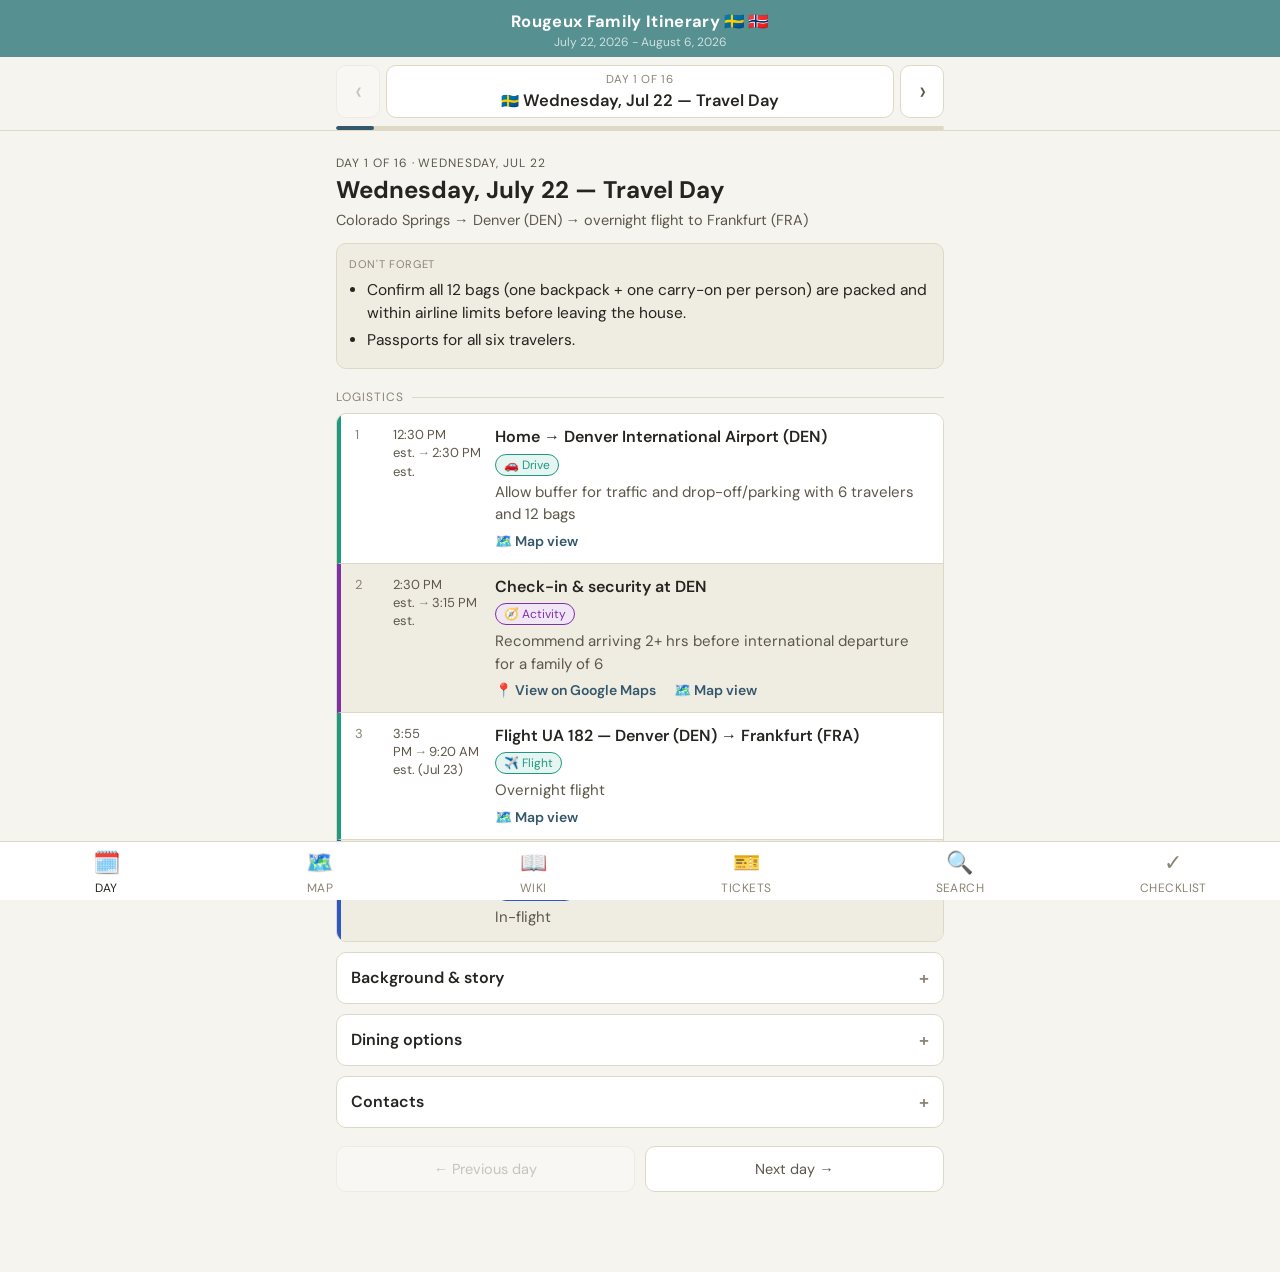
<file: index.html>
<!DOCTYPE html>
<html lang="en">
<head>
<meta charset="UTF-8" />
<meta name="viewport" content="width=device-width, initial-scale=1, viewport-fit=cover" />
<title>Rougeux Family — Sweden &amp; Norway 2026</title>
<meta name="theme-color" content="#569090" />
<link rel="manifest" href="manifest.json" />
<link rel="icon" href="favicon.ico" sizes="any" />
<link rel="icon" type="image/png" sizes="32x32" href="icons/favicon-32.png" />
<link rel="apple-touch-icon" href="icons/icon-192.png" />
<!-- Open Graph tags -- so a link to this app shared via iMessage/text
     shows the same split Sweden/Norway flag icon as the home-screen
     icon (icons/icon-192.png above), rather than some inconsistent
     fallback. og:image needs a full, absolute URL (relative paths
     aren't reliably resolved by every messaging app's link-preview
     crawler), so this is hardcoded to the deployed GitHub Pages URL --
     if this app is ever redeployed to a different domain, this needs
     updating to match. icons/icon-512.png (not icon-192.png) is used
     here since it's the same icon design at higher resolution, which
     preview crawlers generally prefer over a smaller source image. -->
<meta property="og:type" content="website" />
<meta property="og:url" content="https://jrougeux.github.io/rougeux-scandinavia-2026/" />
<meta property="og:title" content="Rougeux Family — Sweden &amp; Norway 2026" />
<meta property="og:description" content="Family trip itinerary and logistics, Jul 22 – Aug 6 2026" />
<meta property="og:image" content="https://jrougeux.github.io/rougeux-scandinavia-2026/icons/icon-512.png" />
<meta property="og:image:width" content="512" />
<meta property="og:image:height" content="512" />
<meta name="apple-mobile-web-app-capable" content="yes" />
<meta name="apple-mobile-web-app-status-bar-style" content="black-translucent" />
<meta name="apple-mobile-web-app-title" content="Sweden &amp; Norway" />
<link rel="stylesheet" href="assets/leaflet/leaflet.css" />
<link rel="stylesheet" href="styles.css" />
</head>
<body>
<div id="app"></div>
<script src="assets/leaflet/leaflet.js"></script>
<script src="assets/idb-keyval/idb-keyval.js"></script>
<script src="data.js"></script>
<script src="poi_data.js"></script>
<script src="app.js"></script>
</body>
</html>
</file>
<file: assets/leaflet/leaflet.css>
/* required styles */

.leaflet-pane,
.leaflet-tile,
.leaflet-marker-icon,
.leaflet-marker-shadow,
.leaflet-tile-container,
.leaflet-pane > svg,
.leaflet-pane > canvas,
.leaflet-zoom-box,
.leaflet-image-layer,
.leaflet-layer {
	position: absolute;
	left: 0;
	top: 0;
	}
.leaflet-container {
	overflow: hidden;
	}
.leaflet-tile,
.leaflet-marker-icon,
.leaflet-marker-shadow {
	-webkit-user-select: none;
	   -moz-user-select: none;
	        user-select: none;
	  -webkit-user-drag: none;
	}
/* Prevents IE11 from highlighting tiles in blue */
.leaflet-tile::selection {
	background: transparent;
}
/* Safari renders non-retina tile on retina better with this, but Chrome is worse */
.leaflet-safari .leaflet-tile {
	image-rendering: -webkit-optimize-contrast;
	}
/* hack that prevents hw layers "stretching" when loading new tiles */
.leaflet-safari .leaflet-tile-container {
	width: 1600px;
	height: 1600px;
	-webkit-transform-origin: 0 0;
	}
.leaflet-marker-icon,
.leaflet-marker-shadow {
	display: block;
	}
/* .leaflet-container svg: reset svg max-width decleration shipped in Joomla! (joomla.org) 3.x */
/* .leaflet-container img: map is broken in FF if you have max-width: 100% on tiles */
.leaflet-container .leaflet-overlay-pane svg {
	max-width: none !important;
	max-height: none !important;
	}
.leaflet-container .leaflet-marker-pane img,
.leaflet-container .leaflet-shadow-pane img,
.leaflet-container .leaflet-tile-pane img,
.leaflet-container img.leaflet-image-layer,
.leaflet-container .leaflet-tile {
	max-width: none !important;
	max-height: none !important;
	width: auto;
	padding: 0;
	}

.leaflet-container img.leaflet-tile {
	/* See: https://bugs.chromium.org/p/chromium/issues/detail?id=600120 */
	mix-blend-mode: plus-lighter;
}

.leaflet-container.leaflet-touch-zoom {
	-ms-touch-action: pan-x pan-y;
	touch-action: pan-x pan-y;
	}
.leaflet-container.leaflet-touch-drag {
	-ms-touch-action: pinch-zoom;
	/* Fallback for FF which doesn't support pinch-zoom */
	touch-action: none;
	touch-action: pinch-zoom;
}
.leaflet-container.leaflet-touch-drag.leaflet-touch-zoom {
	-ms-touch-action: none;
	touch-action: none;
}
.leaflet-container {
	-webkit-tap-highlight-color: transparent;
}
.leaflet-container a {
	-webkit-tap-highlight-color: rgba(51, 181, 229, 0.4);
}
.leaflet-tile {
	filter: inherit;
	visibility: hidden;
	}
.leaflet-tile-loaded {
	visibility: inherit;
	}
.leaflet-zoom-box {
	width: 0;
	height: 0;
	-moz-box-sizing: border-box;
	     box-sizing: border-box;
	z-index: 800;
	}
/* workaround for https://bugzilla.mozilla.org/show_bug.cgi?id=888319 */
.leaflet-overlay-pane svg {
	-moz-user-select: none;
	}

.leaflet-pane         { z-index: 400; }

.leaflet-tile-pane    { z-index: 200; }
.leaflet-overlay-pane { z-index: 400; }
.leaflet-shadow-pane  { z-index: 500; }
.leaflet-marker-pane  { z-index: 600; }
.leaflet-tooltip-pane   { z-index: 650; }
.leaflet-popup-pane   { z-index: 700; }

.leaflet-map-pane canvas { z-index: 100; }
.leaflet-map-pane svg    { z-index: 200; }

.leaflet-vml-shape {
	width: 1px;
	height: 1px;
	}
.lvml {
	behavior: url(#default#VML);
	display: inline-block;
	position: absolute;
	}


/* control positioning */

.leaflet-control {
	position: relative;
	z-index: 800;
	pointer-events: visiblePainted; /* IE 9-10 doesn't have auto */
	pointer-events: auto;
	}
.leaflet-top,
.leaflet-bottom {
	position: absolute;
	z-index: 1000;
	pointer-events: none;
	}
.leaflet-top {
	top: 0;
	}
.leaflet-right {
	right: 0;
	}
.leaflet-bottom {
	bottom: 0;
	}
.leaflet-left {
	left: 0;
	}
.leaflet-control {
	float: left;
	clear: both;
	}
.leaflet-right .leaflet-control {
	float: right;
	}
.leaflet-top .leaflet-control {
	margin-top: 10px;
	}
.leaflet-bottom .leaflet-control {
	margin-bottom: 10px;
	}
.leaflet-left .leaflet-control {
	margin-left: 10px;
	}
.leaflet-right .leaflet-control {
	margin-right: 10px;
	}


/* zoom and fade animations */

.leaflet-fade-anim .leaflet-popup {
	opacity: 0;
	-webkit-transition: opacity 0.2s linear;
	   -moz-transition: opacity 0.2s linear;
	        transition: opacity 0.2s linear;
	}
.leaflet-fade-anim .leaflet-map-pane .leaflet-popup {
	opacity: 1;
	}
.leaflet-zoom-animated {
	-webkit-transform-origin: 0 0;
	    -ms-transform-origin: 0 0;
	        transform-origin: 0 0;
	}
svg.leaflet-zoom-animated {
	will-change: transform;
}

.leaflet-zoom-anim .leaflet-zoom-animated {
	-webkit-transition: -webkit-transform 0.25s cubic-bezier(0,0,0.25,1);
	   -moz-transition:    -moz-transform 0.25s cubic-bezier(0,0,0.25,1);
	        transition:         transform 0.25s cubic-bezier(0,0,0.25,1);
	}
.leaflet-zoom-anim .leaflet-tile,
.leaflet-pan-anim .leaflet-tile {
	-webkit-transition: none;
	   -moz-transition: none;
	        transition: none;
	}

.leaflet-zoom-anim .leaflet-zoom-hide {
	visibility: hidden;
	}


/* cursors */

.leaflet-interactive {
	cursor: pointer;
	}
.leaflet-grab {
	cursor: -webkit-grab;
	cursor:    -moz-grab;
	cursor:         grab;
	}
.leaflet-crosshair,
.leaflet-crosshair .leaflet-interactive {
	cursor: crosshair;
	}
.leaflet-popup-pane,
.leaflet-control {
	cursor: auto;
	}
.leaflet-dragging .leaflet-grab,
.leaflet-dragging .leaflet-grab .leaflet-interactive,
.leaflet-dragging .leaflet-marker-draggable {
	cursor: move;
	cursor: -webkit-grabbing;
	cursor:    -moz-grabbing;
	cursor:         grabbing;
	}

/* marker & overlays interactivity */
.leaflet-marker-icon,
.leaflet-marker-shadow,
.leaflet-image-layer,
.leaflet-pane > svg path,
.leaflet-tile-container {
	pointer-events: none;
	}

.leaflet-marker-icon.leaflet-interactive,
.leaflet-image-layer.leaflet-interactive,
.leaflet-pane > svg path.leaflet-interactive,
svg.leaflet-image-layer.leaflet-interactive path {
	pointer-events: visiblePainted; /* IE 9-10 doesn't have auto */
	pointer-events: auto;
	}

/* visual tweaks */

.leaflet-container {
	background: #ddd;
	outline-offset: 1px;
	}
.leaflet-container a {
	color: #0078A8;
	}
.leaflet-zoom-box {
	border: 2px dotted #38f;
	background: rgba(255,255,255,0.5);
	}


/* general typography */
.leaflet-container {
	font-family: "Helvetica Neue", Arial, Helvetica, sans-serif;
	font-size: 12px;
	font-size: 0.75rem;
	line-height: 1.5;
	}


/* general toolbar styles */

.leaflet-bar {
	box-shadow: 0 1px 5px rgba(0,0,0,0.65);
	border-radius: 4px;
	}
.leaflet-bar a {
	background-color: #fff;
	border-bottom: 1px solid #ccc;
	width: 26px;
	height: 26px;
	line-height: 26px;
	display: block;
	text-align: center;
	text-decoration: none;
	color: black;
	}
.leaflet-bar a,
.leaflet-control-layers-toggle {
	background-position: 50% 50%;
	background-repeat: no-repeat;
	display: block;
	}
.leaflet-bar a:hover,
.leaflet-bar a:focus {
	background-color: #f4f4f4;
	}
.leaflet-bar a:first-child {
	border-top-left-radius: 4px;
	border-top-right-radius: 4px;
	}
.leaflet-bar a:last-child {
	border-bottom-left-radius: 4px;
	border-bottom-right-radius: 4px;
	border-bottom: none;
	}
.leaflet-bar a.leaflet-disabled {
	cursor: default;
	background-color: #f4f4f4;
	color: #bbb;
	}

.leaflet-touch .leaflet-bar a {
	width: 30px;
	height: 30px;
	line-height: 30px;
	}
.leaflet-touch .leaflet-bar a:first-child {
	border-top-left-radius: 2px;
	border-top-right-radius: 2px;
	}
.leaflet-touch .leaflet-bar a:last-child {
	border-bottom-left-radius: 2px;
	border-bottom-right-radius: 2px;
	}

/* zoom control */

.leaflet-control-zoom-in,
.leaflet-control-zoom-out {
	font: bold 18px 'Lucida Console', Monaco, monospace;
	text-indent: 1px;
	}

.leaflet-touch .leaflet-control-zoom-in, .leaflet-touch .leaflet-control-zoom-out  {
	font-size: 22px;
	}


/* layers control */

.leaflet-control-layers {
	box-shadow: 0 1px 5px rgba(0,0,0,0.4);
	background: #fff;
	border-radius: 5px;
	}
.leaflet-control-layers-toggle {
	background-image: url(images/layers.png);
	width: 36px;
	height: 36px;
	}
.leaflet-retina .leaflet-control-layers-toggle {
	background-image: url(images/layers-2x.png);
	background-size: 26px 26px;
	}
.leaflet-touch .leaflet-control-layers-toggle {
	width: 44px;
	height: 44px;
	}
.leaflet-control-layers .leaflet-control-layers-list,
.leaflet-control-layers-expanded .leaflet-control-layers-toggle {
	display: none;
	}
.leaflet-control-layers-expanded .leaflet-control-layers-list {
	display: block;
	position: relative;
	}
.leaflet-control-layers-expanded {
	padding: 6px 10px 6px 6px;
	color: #333;
	background: #fff;
	}
.leaflet-control-layers-scrollbar {
	overflow-y: scroll;
	overflow-x: hidden;
	padding-right: 5px;
	}
.leaflet-control-layers-selector {
	margin-top: 2px;
	position: relative;
	top: 1px;
	}
.leaflet-control-layers label {
	display: block;
	font-size: 13px;
	font-size: 1.08333em;
	}
.leaflet-control-layers-separator {
	height: 0;
	border-top: 1px solid #ddd;
	margin: 5px -10px 5px -6px;
	}

/* Default icon URLs */
.leaflet-default-icon-path { /* used only in path-guessing heuristic, see L.Icon.Default */
	background-image: url(images/marker-icon.png);
	}


/* attribution and scale controls */

.leaflet-container .leaflet-control-attribution {
	background: #fff;
	background: rgba(255, 255, 255, 0.8);
	margin: 0;
	}
.leaflet-control-attribution,
.leaflet-control-scale-line {
	padding: 0 5px;
	color: #333;
	line-height: 1.4;
	}
.leaflet-control-attribution a {
	text-decoration: none;
	}
.leaflet-control-attribution a:hover,
.leaflet-control-attribution a:focus {
	text-decoration: underline;
	}
.leaflet-attribution-flag {
	display: inline !important;
	vertical-align: baseline !important;
	width: 1em;
	height: 0.6669em;
	}
.leaflet-left .leaflet-control-scale {
	margin-left: 5px;
	}
.leaflet-bottom .leaflet-control-scale {
	margin-bottom: 5px;
	}
.leaflet-control-scale-line {
	border: 2px solid #777;
	border-top: none;
	line-height: 1.1;
	padding: 2px 5px 1px;
	white-space: nowrap;
	-moz-box-sizing: border-box;
	     box-sizing: border-box;
	background: rgba(255, 255, 255, 0.8);
	text-shadow: 1px 1px #fff;
	}
.leaflet-control-scale-line:not(:first-child) {
	border-top: 2px solid #777;
	border-bottom: none;
	margin-top: -2px;
	}
.leaflet-control-scale-line:not(:first-child):not(:last-child) {
	border-bottom: 2px solid #777;
	}

.leaflet-touch .leaflet-control-attribution,
.leaflet-touch .leaflet-control-layers,
.leaflet-touch .leaflet-bar {
	box-shadow: none;
	}
.leaflet-touch .leaflet-control-layers,
.leaflet-touch .leaflet-bar {
	border: 2px solid rgba(0,0,0,0.2);
	background-clip: padding-box;
	}


/* popup */

.leaflet-popup {
	position: absolute;
	text-align: center;
	margin-bottom: 20px;
	}
.leaflet-popup-content-wrapper {
	padding: 1px;
	text-align: left;
	border-radius: 12px;
	}
.leaflet-popup-content {
	margin: 13px 24px 13px 20px;
	line-height: 1.3;
	font-size: 13px;
	font-size: 1.08333em;
	min-height: 1px;
	}
.leaflet-popup-content p {
	margin: 17px 0;
	margin: 1.3em 0;
	}
.leaflet-popup-tip-container {
	width: 40px;
	height: 20px;
	position: absolute;
	left: 50%;
	margin-top: -1px;
	margin-left: -20px;
	overflow: hidden;
	pointer-events: none;
	}
.leaflet-popup-tip {
	width: 17px;
	height: 17px;
	padding: 1px;

	margin: -10px auto 0;
	pointer-events: auto;

	-webkit-transform: rotate(45deg);
	   -moz-transform: rotate(45deg);
	    -ms-transform: rotate(45deg);
	        transform: rotate(45deg);
	}
.leaflet-popup-content-wrapper,
.leaflet-popup-tip {
	background: white;
	color: #333;
	box-shadow: 0 3px 14px rgba(0,0,0,0.4);
	}
.leaflet-container a.leaflet-popup-close-button {
	position: absolute;
	top: 0;
	right: 0;
	border: none;
	text-align: center;
	width: 24px;
	height: 24px;
	font: 16px/24px Tahoma, Verdana, sans-serif;
	color: #757575;
	text-decoration: none;
	background: transparent;
	}
.leaflet-container a.leaflet-popup-close-button:hover,
.leaflet-container a.leaflet-popup-close-button:focus {
	color: #585858;
	}
.leaflet-popup-scrolled {
	overflow: auto;
	}

.leaflet-oldie .leaflet-popup-content-wrapper {
	-ms-zoom: 1;
	}
.leaflet-oldie .leaflet-popup-tip {
	width: 24px;
	margin: 0 auto;

	-ms-filter: "progid:DXImageTransform.Microsoft.Matrix(M11=0.70710678, M12=0.70710678, M21=-0.70710678, M22=0.70710678)";
	filter: progid:DXImageTransform.Microsoft.Matrix(M11=0.70710678, M12=0.70710678, M21=-0.70710678, M22=0.70710678);
	}

.leaflet-oldie .leaflet-control-zoom,
.leaflet-oldie .leaflet-control-layers,
.leaflet-oldie .leaflet-popup-content-wrapper,
.leaflet-oldie .leaflet-popup-tip {
	border: 1px solid #999;
	}


/* div icon */

.leaflet-div-icon {
	background: #fff;
	border: 1px solid #666;
	}


/* Tooltip */
/* Base styles for the element that has a tooltip */
.leaflet-tooltip {
	position: absolute;
	padding: 6px;
	background-color: #fff;
	border: 1px solid #fff;
	border-radius: 3px;
	color: #222;
	white-space: nowrap;
	-webkit-user-select: none;
	-moz-user-select: none;
	-ms-user-select: none;
	user-select: none;
	pointer-events: none;
	box-shadow: 0 1px 3px rgba(0,0,0,0.4);
	}
.leaflet-tooltip.leaflet-interactive {
	cursor: pointer;
	pointer-events: auto;
	}
.leaflet-tooltip-top:before,
.leaflet-tooltip-bottom:before,
.leaflet-tooltip-left:before,
.leaflet-tooltip-right:before {
	position: absolute;
	pointer-events: none;
	border: 6px solid transparent;
	background: transparent;
	content: "";
	}

/* Directions */

.leaflet-tooltip-bottom {
	margin-top: 6px;
}
.leaflet-tooltip-top {
	margin-top: -6px;
}
.leaflet-tooltip-bottom:before,
.leaflet-tooltip-top:before {
	left: 50%;
	margin-left: -6px;
	}
.leaflet-tooltip-top:before {
	bottom: 0;
	margin-bottom: -12px;
	border-top-color: #fff;
	}
.leaflet-tooltip-bottom:before {
	top: 0;
	margin-top: -12px;
	margin-left: -6px;
	border-bottom-color: #fff;
	}
.leaflet-tooltip-left {
	margin-left: -6px;
}
.leaflet-tooltip-right {
	margin-left: 6px;
}
.leaflet-tooltip-left:before,
.leaflet-tooltip-right:before {
	top: 50%;
	margin-top: -6px;
	}
.leaflet-tooltip-left:before {
	right: 0;
	margin-right: -12px;
	border-left-color: #fff;
	}
.leaflet-tooltip-right:before {
	left: 0;
	margin-left: -12px;
	border-right-color: #fff;
	}

/* Printing */

@media print {
	/* Prevent printers from removing background-images of controls. */
	.leaflet-control {
		-webkit-print-color-adjust: exact;
		print-color-adjust: exact;
		}
	}
</file>
<file: styles.css>
/* DM Sans, self-hosted — see assets/fonts/. Each file is a variable-weight
   woff2 (400-700); registering it at multiple discrete weights lets browsers
   pick the right instance without needing a separate file per weight. */
@font-face {
  font-family: 'DM Sans';
  font-style: normal;
  font-weight: 400 700;
  font-display: swap;
  src: url('assets/fonts/dm-sans-normal-latin.woff2') format('woff2');
  unicode-range: U+0000-00FF, U+0131, U+0152-0153, U+02BB-02BC, U+02C6, U+02DA, U+02DC, U+0304, U+0308, U+0329, U+2000-206F, U+20AC, U+2122, U+2191, U+2193, U+2212, U+2215, U+FEFF, U+FFFD;
}
@font-face {
  font-family: 'DM Sans';
  font-style: normal;
  font-weight: 400 700;
  font-display: swap;
  src: url('assets/fonts/dm-sans-normal-latin-ext.woff2') format('woff2');
  unicode-range: U+0100-02BA, U+02BD-02C5, U+02C7-02CC, U+02CE-02D7, U+02DD-02FF, U+0304, U+0308, U+0329, U+1D00-1DBF, U+1E00-1E9F, U+1EF2-1EFF, U+2020, U+20A0-20AB, U+20AD-20C0, U+2113, U+2C60-2C7F, U+A720-A7FF;
}
@font-face {
  font-family: 'DM Sans';
  font-style: italic;
  font-weight: 400 700;
  font-display: swap;
  src: url('assets/fonts/dm-sans-italic-latin.woff2') format('woff2');
  unicode-range: U+0000-00FF, U+0131, U+0152-0153, U+02BB-02BC, U+02C6, U+02DA, U+02DC, U+0304, U+0308, U+0329, U+2000-206F, U+20AC, U+2122, U+2191, U+2193, U+2212, U+2215, U+FEFF, U+FFFD;
}
@font-face {
  font-family: 'DM Sans';
  font-style: italic;
  font-weight: 400 700;
  font-display: swap;
  src: url('assets/fonts/dm-sans-italic-latin-ext.woff2') format('woff2');
  unicode-range: U+0100-02BA, U+02BD-02C5, U+02C7-02CC, U+02CE-02D7, U+02DD-02FF, U+0304, U+0308, U+0329, U+1D00-1DBF, U+1E00-1E9F, U+1EF2-1EFF, U+2020, U+20A0-20AB, U+20AD-20C0, U+2113, U+2C60-2C7F, U+A720-A7FF;
}

:root {
  --bg: #f6f4ee;
  --surface: #ffffff;
  --surface-2: #efece2;
  --line: #ded8c7;
  --text: #262420;
  --text-dim: #5c5749;
  --text-faint: #8b8474;
  --amber: #a8720f;
  --radius: 10px;
  --font-display: 'DM Sans', sans-serif;
  --font-body: 'DM Sans', sans-serif;
  --font-mono: 'DM Sans', sans-serif;

  /* Trip-progress accent (not tied to any single category or country) */
  --accent: #35576b;
  /* Top masthead banner only, explicitly chosen to sit apart from
     --accent -- lighter/more teal so the 🇸🇪 flag emoji's own vivid,
     saturated blue reads as visually distinct against the banner behind
     it rather than blending in. */
  --accent-light: #569090;

  /* Activity category color-coding -- more saturated + more hue separation
     than the original muted set, so categories read apart at a glance both
     in the Logistics list and as map pins (see categoryMapColor() in
     app.js, which mirrors these exact hex values). */
  --cat-lodging: #2f57c6;
  --cat-lodging-bg: #e6eaf5;
  --cat-transport: #1d9a81;
  --cat-transport-bg: #e6f5f2;
  --cat-walking: #257e46;
  --cat-walking-bg: #e6f5eb;
  --cat-dining: #b43622;
  --cat-dining-bg: #f5e8e6;
  --cat-activity: #7f30a6;
  --cat-activity-bg: #f0e6f5;
  --cat-note: #7e6c16;
  --cat-note-bg: #f5f2e6;
}

* { box-sizing: border-box; }

html, body {
  margin: 0;
  padding: 0;
  background: var(--bg);
  color: var(--text);
  font-family: var(--font-body);
  -webkit-tap-highlight-color: transparent;
  overscroll-behavior-y: contain;
}

body {
  padding-bottom: calc(56px + env(safe-area-inset-bottom, 0px)); /* space for bottom nav */
  min-height: 100vh;
}

a { color: inherit; }

button {
  font-family: inherit;
  border: none;
  background: none;
  color: inherit;
  cursor: pointer;
  touch-action: manipulation;
}
/* Baseline tap feedback for every clickable element, so nothing feels
   unresponsive even where there's no bespoke :active treatment. Low
   specificity (bare element selectors) so any more specific existing
   :active rule elsewhere (e.g. a background-color change) still applies
   on top of this, not instead of it. */
button:active,
a[href]:active {
  opacity: 0.6;
}
button:focus-visible,
[tabindex]:focus-visible,
input:focus-visible {
  outline: 2px solid var(--amber);
  outline-offset: 2px;
}

/* ---------- Header ---------- */
.app-header {
  position: sticky;
  top: 0;
  z-index: 20;
  background: var(--bg);
  border-bottom: 1px solid var(--line);
  /* Forces its own compositing layer, same rationale as .bottom-nav/
     .trip-map-legend: without it, a sticky element can visibly flicker
     or briefly disappear during rubber-band overscroll past the bottom
     of the page (the browser is compositing content outside the normal
     document bounds during that bounce, and sticky's continuous
     position recalculation doesn't handle that gracefully otherwise). */
  transform: translateZ(0);
}

/* A real masthead rather than plain text blending into the page: solid
   accent-colored band, centered. Its own padding-top absorbs the iPhone
   status bar's safe area (time/cell/wifi icons) when installed as a
   home-screen app -- browser tabs get env(safe-area-inset-top) = 0, so
   this is a no-op there and the total header height is unchanged from
   before. The dark background is also why apple-mobile-web-app-status-
   bar-style is "black-translucent" in index.html: light status bar icons
   read correctly against it. Kept to the same total padding as the old
   .app-header so this doesn't grow the header's footprint. */
.app-banner {
  background: var(--accent-light);
  /* Own padding trimmed ~10% from the original 14px/10px -- only our own
     contribution, not the env() safe-area itself, which is a real OS-
     measured value (the iPhone status bar / notch or Dynamic Island
     exclusion zone) and shouldn't be shrunk without risking overlap. */
  padding: calc(11px + env(safe-area-inset-top, 0px)) 16px 7px;
  text-align: center;
}

.app-title {
  font-family: var(--font-display);
  font-weight: 700;
  font-size: 16.5px;
  letter-spacing: 0.02em;
  color: #fff;
  margin: 0 0 2px;
}
.app-title-flag-gap { margin-left: 2px; }

.app-subtitle {
  font-family: var(--font-mono);
  font-size: 12px;
  color: rgba(255, 255, 255, 0.72);
  margin: 0;
}

/* ---------- Day nav (arrows + jump sheet, all screen sizes) ---------- */
.day-nav-outer {
  margin-top: 8px;
  padding: 0 16px;
  max-width: 640px;
  margin-left: auto;
  margin-right: auto;
}

.day-nav {
  display: flex;
  align-items: stretch;
  gap: 6px;
}

.day-nav-arrow {
  flex: 0 0 auto;
  width: 44px;
  min-height: 44px;
  display: flex;
  align-items: center;
  justify-content: center;
  font-size: 24px;
  line-height: 1;
  color: var(--text-dim);
  background: var(--surface);
  border: 1px solid var(--line);
  border-radius: var(--radius);
  touch-action: manipulation;
}
.day-nav-arrow:disabled { opacity: 0.3; }

.day-nav-label {
  flex: 1;
  min-width: 0;
  display: flex;
  flex-direction: column;
  align-items: center;
  justify-content: center;
  gap: 3px;
  padding: 6px 10px;
  min-height: 44px;
  background: var(--surface);
  border: 1px solid var(--line);
  border-radius: var(--radius);
  text-align: center;
  touch-action: manipulation;
}
.day-nav-label .dnl-eyebrow {
  font-family: var(--font-mono);
  font-size: 11.5px;
  text-transform: uppercase;
  letter-spacing: 0.06em;
  color: var(--text-faint);
}
.day-nav-label .dnl-current {
  font-family: var(--font-display);
  font-weight: 600;
  font-size: 15.5px;
  color: var(--text);
  white-space: nowrap;
  overflow: hidden;
  text-overflow: ellipsis;
  max-width: 100%;
}
.day-nav-label .dnl-flag { font-size: 14.5px; }

.day-progress {
  height: 4px;
  border-radius: 2px;
  background: var(--line);
  margin-top: 8px;
  overflow: hidden;
  max-width: 640px;
  margin-left: auto;
  margin-right: auto;
}
.day-progress-fill {
  height: 100%;
  border-radius: 2px;
  background: var(--accent);
  transition: width 0.2s ease;
}

/* ---------- Day picker sheet ---------- */
.day-sheet-overlay {
  position: fixed;
  inset: 0;
  background: rgba(38, 36, 32, 0.45);
  z-index: 50;
  display: flex;
  align-items: flex-end;
  justify-content: center;
}
.day-sheet {
  width: 100%;
  max-width: 640px;
  max-height: 82vh;
  background: var(--surface);
  border-radius: 16px 16px 0 0;
  display: flex;
  flex-direction: column;
  overflow: hidden;
  box-shadow: 0 -8px 30px rgba(38, 36, 32, 0.25);
}
.day-sheet-header {
  display: flex;
  align-items: center;
  justify-content: space-between;
  padding: 14px 16px;
  border-bottom: 1px solid var(--line);
  font-family: var(--font-display);
  font-weight: 700;
  font-size: 16.5px;
  flex: 0 0 auto;
}
.day-sheet-close {
  width: 32px;
  height: 32px;
  display: flex;
  align-items: center;
  justify-content: center;
  font-size: 16.5px;
  color: var(--text-dim);
  border-radius: 50%;
  touch-action: manipulation;
}
.day-sheet-close:active { background: var(--surface-2); }

.day-sheet-list {
  overflow-y: auto;
  padding: 8px 0 calc(12px + env(safe-area-inset-bottom, 0px));
  -webkit-overflow-scrolling: touch;
}
.day-sheet-group {
  font-family: var(--font-mono);
  font-size: 12px;
  text-transform: uppercase;
  letter-spacing: 0.06em;
  color: var(--text-faint);
  padding: 14px 16px 6px;
}
.day-sheet-row {
  display: flex;
  align-items: center;
  gap: 12px;
  width: 100%;
  padding: 12px 16px;
  min-height: 52px;
  box-sizing: border-box;
  text-align: left;
  border-bottom: 1px solid var(--line);
  touch-action: manipulation;
}
.day-sheet-row:last-child { border-bottom: none; }
.day-sheet-row.active { background: var(--surface-2); }
.day-sheet-row .dsr-flag {
  font-size: 16.5px;
  flex: 0 0 auto;
}
.day-sheet-row .dsr-num {
  font-family: var(--font-mono);
  font-size: 13px;
  color: var(--text-faint);
  width: 20px;
  flex: 0 0 auto;
}
.day-sheet-row .dsr-body {
  min-width: 0;
  display: flex;
  flex-direction: column;
  gap: 2px;
}
.day-sheet-row .dsr-date {
  font-family: var(--font-mono);
  font-size: 12px;
  color: var(--text-faint);
}
.day-sheet-row .dsr-title {
  font-size: 15.5px;
  font-weight: 600;
  color: var(--text);
  overflow: hidden;
  text-overflow: ellipsis;
  white-space: nowrap;
}

/* ---------- Day view ---------- */
.day-view {
  padding: 16px;
  max-width: 640px;
  margin: 0 auto;
}

.day-head {
  margin-bottom: 14px;
}

.day-eyebrow {
  font-family: var(--font-mono);
  font-size: 12px;
  color: var(--text-dim);
  text-transform: uppercase;
  letter-spacing: 0.08em;
  margin: 0 0 4px;
}

.day-title {
  font-family: var(--font-display);
  font-weight: 700;
  font-size: 24px;
  line-height: 1.25;
  margin: 0 0 6px;
}

.day-subtitle {
  font-size: 14.5px;
  color: var(--text-dim);
  margin: 0;
}

.lodging-banner {
  display: flex;
  align-items: center;
  gap: 10px;
  background: var(--surface);
  border: 1px solid var(--line);
  border-radius: var(--radius);
  padding: 10px 12px;
  margin: 14px 0;
  font-size: 14.5px;
}
.lodging-banner .icon { font-size: 17.5px; }
.lodging-banner .label { color: var(--text-dim); font-size: 12px; text-transform: uppercase; letter-spacing: 0.05em; }

.reminders {
  background: var(--surface-2);
  border: 1px solid var(--line);
  border-radius: var(--radius);
  padding: 12px;
  margin: 14px 0;
  font-size: 15.5px;
  line-height: 1.5;
}
.reminders .label {
  font-family: var(--font-mono);
  font-size: 11px;
  text-transform: uppercase;
  letter-spacing: 0.06em;
  color: var(--text-faint);
  margin-bottom: 6px;
  display: block;
}
.reminders ul { margin: 0; padding-left: 18px; }
.reminders li { margin-bottom: 4px; }

/* ---------- Legs (departure board) ---------- */
.section-label {
  font-family: var(--font-mono);
  font-size: 12px;
  text-transform: uppercase;
  letter-spacing: 0.08em;
  color: var(--text-faint);
  margin: 20px 0 8px;
  display: flex;
  align-items: center;
  gap: 8px;
}
.section-label::after {
  content: '';
  flex: 1;
  height: 1px;
  background: var(--line);
}

.legs {
  border: 1px solid var(--line);
  border-radius: var(--radius);
  overflow: hidden;
}

.leg {
  display: grid;
  grid-template-columns: auto 1fr;
  grid-template-areas:
    "num times"
    "body body";
  column-gap: 8px;
  row-gap: 5px;
  padding: 12px 12px 12px 14px;
  border-bottom: 1px solid var(--line);
  border-left: 4px solid transparent;
  background: var(--surface);
  align-items: start;
  transition: background 1.2s ease-out;
}
.leg:last-child { border-bottom: none; }
.leg:nth-child(even) { background: var(--surface-2); }

/* Briefly flashes when a "Map view" popup, search result, or "Go to Day"
   link jumps here, so the destination is unmistakable rather than just
   scrolled-to. Also applied to .dining-item (search results can land on a
   dining option, not just a leg) -- see .dining-item's own transition
   below for its fade-out. */
.leg.leg-highlight,
.dining-item.leg-highlight {
  background: var(--cat-note-bg);
  transition: background 0.15s ease-out;
}

.leg.cat-lodging   { border-left-color: var(--cat-lodging); }
.leg.cat-transport { border-left-color: var(--cat-transport); }
.leg.cat-walking   { border-left-color: var(--cat-walking); }
.leg.cat-dining    { border-left-color: var(--cat-dining); }
.leg.cat-activity  { border-left-color: var(--cat-activity); }
.leg.cat-note      { border-left-color: var(--cat-note); }

.leg .num {
  grid-area: num;
  font-family: var(--font-mono);
  font-size: 13px;
  color: var(--text-faint);
}

.leg .times {
  grid-area: times;
  font-family: var(--font-mono);
  font-size: 13px;
  color: var(--text-dim);
  line-height: 1.4;
  overflow-wrap: anywhere;
  word-break: break-word;
}
.leg .times .arrow { color: var(--text-faint); padding: 0 2px; }

.leg .body { grid-area: body; min-width: 0; }
.leg .activity {
  font-weight: 600;
  font-size: 16px;
  margin: 0 0 4px;
  line-height: 1.4;
}
.leg .mode-chip {
  display: inline-block;
  font-family: var(--font-mono);
  font-size: 12px;
  padding: 2px 8px;
  border-radius: 20px;
  background: var(--surface-2);
  color: var(--text-dim);
  margin-bottom: 5px;
  border: 1px solid var(--line);
}
.leg .mode-chip.cat-lodging   { background: var(--cat-lodging-bg);   color: var(--cat-lodging);   border-color: var(--cat-lodging); }
.leg .mode-chip.cat-transport { background: var(--cat-transport-bg); color: var(--cat-transport); border-color: var(--cat-transport); }
.leg .mode-chip.cat-walking   { background: var(--cat-walking-bg);   color: var(--cat-walking);   border-color: var(--cat-walking); }
.leg .mode-chip.cat-dining    { background: var(--cat-dining-bg);    color: var(--cat-dining);    border-color: var(--cat-dining); }
.leg .mode-chip.cat-activity  { background: var(--cat-activity-bg);  color: var(--cat-activity);  border-color: var(--cat-activity); }
.leg .mode-chip.cat-note      { background: var(--cat-note-bg);      color: var(--cat-note);      border-color: var(--cat-note); }

.leg .detail {
  font-size: 15px;
  color: var(--text-dim);
  line-height: 1.5;
  margin: 0;
}
.leg .flag-icon { color: var(--amber); margin-right: 4px; }

.leg .leg-map-link {
  display: inline-block;
  margin-top: 6px;
  margin-right: 14px;
  font-size: 14px;
  font-weight: 600;
  color: var(--accent);
  text-decoration: none;
  /* resets so this also looks right applied to a <button> */
  border: none;
  background: none;
  padding: 0;
  font-family: inherit;
  cursor: pointer;
}
.leg .leg-map-link:active { opacity: 0.6; }

/* ---------- Collapsible sections ---------- */
.collapsible {
  border: 1px solid var(--line);
  border-radius: var(--radius);
  margin-top: 10px;
  overflow: hidden;
  background: var(--surface);
}
.collapsible summary {
  padding: 14px;
  min-height: 44px;
  box-sizing: border-box;
  cursor: pointer;
  font-weight: 600;
  font-size: 16px;
  display: flex;
  justify-content: space-between;
  align-items: center;
  list-style: none;
  touch-action: manipulation;
}
.collapsible summary::-webkit-details-marker { display: none; }
.collapsible summary::after {
  content: '+';
  font-family: var(--font-mono);
  color: var(--text-faint);
  font-size: 17.5px;
}
.collapsible[open] summary::after { content: '–'; }
.collapsible .content { padding: 0 14px 14px; }

.story-block { margin-bottom: 14px; }
.story-block:last-child { margin-bottom: 0; }
.story-block h4 {
  font-family: var(--font-display);
  font-size: 15px;
  margin: 0 0 4px;
  color: var(--text);
}
.story-block p {
  font-size: 15.5px;
  line-height: 1.6;
  color: var(--text-dim);
  margin: 0;
}

.map-card { display: flex; flex-direction: column; gap: 8px; }

.map-canvas-wrap {
  position: relative;
  border: 1px solid var(--line);
  border-radius: var(--radius);
  overflow: hidden;
  background: var(--surface-2);
  line-height: 0;
  touch-action: pan-y;
}
.map-canvas {
  display: block;
  width: 100%;
  height: auto;
  aspect-ratio: 2 / 1;
  touch-action: pan-y;
}

.map-zoom-controls {
  position: absolute;
  right: 8px;
  bottom: 8px;
  display: flex;
  flex-direction: column;
  border-radius: 6px;
  overflow: hidden;
  border: 1px solid var(--line);
  box-shadow: 0 1px 4px rgba(38,36,32,0.18);
}
.map-zoom-btn {
  width: 32px;
  height: 32px;
  background: var(--surface);
  color: var(--text);
  font-size: 18.5px;
  line-height: 1;
  font-family: var(--font-mono);
  touch-action: manipulation;
}
.map-zoom-btn:first-child { border-bottom: 1px solid var(--line); }
.map-zoom-btn:active { background: var(--surface-2); }
.map-zoom-btn:disabled { opacity: 0.35; }

.map-attribution {
  font-size: 11.5px;
  color: var(--text-faint);
}
.map-attribution a { color: var(--text-faint); text-decoration: underline; text-underline-offset: 2px; }

.map-footer { display: flex; }
.map-gmaps-link {
  flex: 1;
  text-align: center;
  min-height: 44px;
  display: flex;
  align-items: center;
  justify-content: center;
  gap: 6px;
  background: var(--surface);
  border: 1px solid var(--line);
  border-radius: var(--radius);
  padding: 10px;
  font-size: 15px;
  font-weight: 600;
  color: var(--accent);
  touch-action: manipulation;
}
.map-gmaps-link:active { background: var(--surface-2); }

.dining-item {
  padding: 10px 0;
  border-top: 1px solid var(--line);
  transition: background 1.2s ease-out;
}
.dining-item:first-child { border-top: none; padding-top: 0; }
.dining-item .row {
  display: flex;
  align-items: baseline;
  justify-content: space-between;
  flex-wrap: wrap;
  gap: 6px 8px;
}
.dining-item .name { font-weight: 600; font-size: 16px; }
.dining-item.leading .name::before {
  content: '★ ';
  color: var(--amber);
}
.dining-badge {
  font-family: var(--font-mono);
  font-size: 10.5px;
  text-transform: uppercase;
  padding: 1px 6px;
  border-radius: 10px;
  white-space: nowrap;
  border: 1px solid var(--line);
  color: var(--text-faint);
}
.dining-item .meta {
  font-size: 13px;
  color: var(--text-faint);
  margin: 3px 0 5px;
}
.dining-item .desc { font-size: 15px; color: var(--text-dim); line-height: 1.55; margin: 0; }
.dining-item .contact-line { font-family: var(--font-mono); font-size: 14px; color: var(--text-faint); margin-top: 6px; }
.dining-item .contact-line a { color: var(--text-dim); text-decoration: underline; text-underline-offset: 2px; }
.dining-item .contact-line .dining-map-view-btn {
  border: none;
  background: none;
  padding: 0;
  margin: 0;
  font: inherit;
  font-family: var(--font-mono);
  font-size: 14px;
  color: var(--text-dim);
  text-decoration: underline;
  text-underline-offset: 2px;
  cursor: pointer;
}

.contact-item {
  display: flex;
  flex-direction: column;
  gap: 4px;
  padding: 10px 0;
  border-top: 1px solid var(--line);
  font-size: 14.5px;
}
.contact-item:first-child { border-top: none; }
.contact-item .cname { font-weight: 600; }
.contact-item .cused { color: var(--text-faint); font-size: 13px; }
.contact-item .cphone {
  font-family: var(--font-mono);
  color: var(--text);
  text-decoration: underline;
  text-underline-offset: 2px;
  white-space: nowrap;
}

/* ---------- Bottom nav ---------- */
.bottom-nav {
  position: fixed;
  bottom: 0;
  left: 0;
  right: 0;
  display: flex;
  background: var(--surface);
  border-top: 1px solid var(--line);
  z-index: 30;
  padding-bottom: env(safe-area-inset-bottom, 0);
  /* Forces its own compositing layer -- a known iOS Safari/WebKit bug
     lets position:fixed elements render *behind* sibling content that
     uses hardware-accelerated transforms (e.g. Leaflet's translate3d()
     pan/zoom animations on the trip map), regardless of z-index, unless
     the fixed element is also promoted to a compositing layer. Without
     this, the map briefly painted over the bottom nav during a pan. */
  transform: translateZ(0);
}
.bottom-nav button {
  flex: 1;
  display: flex;
  flex-direction: column;
  align-items: center;
  justify-content: center;
  gap: 3px;
  /* min-height (not padding) is what actually governs this button's
     height -- it's a flex column centered within that minimum, so
     trimming padding alone wouldn't visibly shrink anything. This is the
     real lever for the extra white space below the icon/label, on top of
     env(safe-area-inset-bottom) below (the home-indicator exclusion zone,
     left untouched -- that's a real OS measurement, not ours to shrink). */
  min-height: 48px;
  padding: 6px 4px 4px;
  font-size: 12px;
  font-family: var(--font-mono);
  color: var(--text-faint);
  text-transform: uppercase;
  letter-spacing: 0.04em;
}
.bottom-nav button .bicon { font-size: 22px; }
.bottom-nav button.active { color: var(--text); }
.bottom-nav button.active .bicon { color: var(--amber); }

.day-jump {
  display: flex;
  justify-content: space-between;
  margin-top: 18px;
  gap: 10px;
}
.day-jump button {
  flex: 1;
  min-height: 46px;
  background: var(--surface);
  border: 1px solid var(--line);
  border-radius: var(--radius);
  padding: 10px;
  font-size: 14.5px;
  font-family: var(--font-mono);
  color: var(--text-dim);
  text-align: center;
}
.day-jump button:disabled { opacity: 0.3; }

/* ---------- Trip map view ---------- */
/* min-height + background here (not just on the canvas/legend) is what
   actually fixes the "tan bar" bug: .trip-map-view's box only used to be
   as tall as its content (canvas + hint), so on any viewport taller than
   that, the page's own --bg tan showed through in the leftover space
   between the content and the fixed legend/nav below. Deliberately
   undershoots the true header+nav overhead (real total is comfortably
   more than 40px) so this always ends up at least as tall as the visible
   area above the fixed nav -- worst case a few extra px of scrollable
   space below the fold (invisible, permanently covered by the fixed
   legend/nav), never a gap of exposed tan again. The surface-2 tone
   matches the canvas's own placeholder background, so the map now reads
   as flush with the legend above it too, not just the nav below. */
.trip-map-view {
  padding: 0;
  min-height: calc(100vh - 40px);
  /* 100dvh ("dynamic viewport height") accounts for Safari's address
     bar showing/hiding as you scroll -- plain 100vh in Safari measures
     against the *largest* possible viewport (as if the address bar were
     always hidden), so the actual visible area can be shorter than
     100vh by the address bar's height, which was enough to tuck the
     Leaflet zoom control's top edge under the sticky header by a few
     px. Chrome doesn't have this quirk, which is why it was Safari-only.
     Browsers without dvh support simply ignore this line and keep the
     100vh value above. */
  min-height: calc(100dvh - 40px);
  background: var(--surface-2);
}
/* Matches .trip-map-view's own min-height (see the comment there) so the
   actual interactive map -- not just the container's placeholder
   background -- extends all the way down to the legend, instead of a
   fixed vh-based height that could leave a visible gap above it. */
.trip-map-canvas {
  width: 100%;
  height: calc(100vh - 40px);
  /* See .trip-map-view above for why -- same Safari address-bar quirk,
     same "ignored by browsers without dvh support" fallback pattern. */
  height: calc(100dvh - 40px);
  min-height: 360px;
  background: var(--surface-2);
  /* Leaflet sets position:relative on this element via inline style at
     init, but position:relative alone does NOT establish a new CSS
     stacking context (that needs an explicit z-index too) -- so without
     this, Leaflet's internal panes/controls (whose own z-index values go
     up to 1000, see assets/leaflet/leaflet.css) aren't contained: they
     escape and stack directly against page-level siblings like
     .bottom-nav (z-index 30) and .trip-map-legend (z-index 15), and
     *win*, since 1000 > 30. isolation:isolate forces the containment
     without needing to fight Leaflet's own z-index scheme by number. */
  isolation: isolate;
}
/* Fixed to the bottom of the screen (just above the bottom nav) so it's
   always visible without scrolling, rather than a normal-flow strip
   below the map that could end up off-screen on a tall map. A 3-column
   grid sized to content (not 1fr, which stretches each column edge-to-
   edge and left-aligns shorter labels within it) with justify-content/
   justify-items: center guarantees exactly 2 rows for these 6 items
   regardless of viewport width, *and* keeps the block centered with even
   spacing between items -- flex-wrap could both spill to 3 lines on a
   narrow phone and leave uneven gaps next to short labels like "POI". */
.trip-map-legend {
  position: fixed;
  left: 0;
  right: 0;
  /* +2px so the legend doesn't sit flush against the bottom nav. */
  bottom: calc(58px + env(safe-area-inset-bottom, 0px));
  z-index: 15;
  /* See the same fix on .bottom-nav above -- without its own compositing
     layer, this also briefly gets painted over by the map during a pan. */
  transform: translateZ(0);
  display: grid;
  grid-template-columns: repeat(3, auto);
  justify-content: center;
  justify-items: center;
  gap: 4px 22px;
  max-width: 640px;
  margin: 0 auto;
  padding: 7px 16px;
  background: var(--surface);
  border-top: 1px solid var(--line);
  font-size: 11px;
  color: var(--text-dim);
}
.tml-item {
  display: flex;
  align-items: center;
  gap: 4px;
  white-space: nowrap;
}
.tml-dot {
  flex: 0 0 auto;
  width: 8px;
  height: 8px;
  border-radius: 50%;
  display: inline-block;
  border: 1px solid rgba(255,255,255,0.6);
}

.trip-map-pin {
  display: flex;
  align-items: center;
  justify-content: center;
}
.trip-map-pin span {
  display: block;
  border-radius: 50%;
  border: 2px solid #fff;
  box-shadow: 0 1px 4px rgba(38,36,32,0.45);
}

.trip-map-popup {
  font-family: var(--font-body);
  min-width: 160px;
  max-height: 260px;
  overflow-y: auto;
  /* Leaflet's close button is a 24px square pinned to the wrapper's own
     top-right corner; this content sits inside a 12px-margin wrapper, so
     without extra clearance here title text can run right under the "x". */
  padding-right: 18px;
}
.trip-map-popup .tmp-eyebrow {
  font-family: var(--font-mono);
  font-size: 11.5px;
  text-transform: uppercase;
  letter-spacing: 0.05em;
  color: var(--text-faint);
  margin-bottom: 3px;
}
.trip-map-popup .tmp-title { font-weight: 600; font-size: 15.5px; color: var(--text); line-height: 1.35; }
.trip-map-popup .tmp-dot {
  width: 8px;
  height: 8px;
  border-radius: 50%;
  display: inline-block;
  margin-right: 5px;
  border: 1px solid rgba(255,255,255,0.7);
  vertical-align: middle;
}
.trip-map-popup .tmp-sub { font-size: 14px; color: var(--text-dim); margin-top: 2px; }
.trip-map-popup .tmp-goto {
  display: block;
  width: 100%;
  margin-top: 8px;
  padding: 7px 10px;
  border-radius: 8px;
  border: 1px solid var(--line);
  background: var(--surface-2);
  color: var(--accent);
  font-size: 14px;
  font-weight: 600;
  text-align: center;
  touch-action: manipulation;
}
.trip-map-popup .tmp-goto:active { background: var(--line); }

.trip-map-popup .tmp-transit-label {
  margin-top: 8px;
  padding-top: 8px;
  border-top: 1px solid var(--line);
  font-family: var(--font-mono);
  font-size: 11.5px;
  text-transform: uppercase;
  letter-spacing: 0.04em;
  color: var(--text-faint);
}
.trip-map-popup .tmp-visit {
  text-align: left;
  margin-top: 6px;
}
.trip-map-popup .tmp-visit-day {
  display: block;
  font-family: var(--font-mono);
  font-size: 11.5px;
  text-transform: uppercase;
  letter-spacing: 0.04em;
  color: var(--text-faint);
}
.trip-map-popup .tmp-visit-label {
  display: block;
  font-size: 14px;
  font-weight: 600;
  color: var(--accent);
  margin-top: 1px;
}

/* Restyle Leaflet's chrome to match the app's design system instead of
   its default white/blue look. */
.leaflet-popup-content-wrapper {
  background: var(--surface);
  color: var(--text);
  border-radius: var(--radius);
  box-shadow: 0 4px 16px rgba(38,36,32,0.25);
}
.leaflet-popup-content { margin: 10px 12px; }
.leaflet-popup-tip { background: var(--surface); }
.leaflet-container { font-family: var(--font-body); }
.leaflet-control-attribution { font-size: 11px; }

/* Softer, slower zoom transition than Leaflet's default (0.25s), and a
   fade-in for tiles as they load instead of an instant hard pop --
   Leaflet's own leaflet.css toggles tiles via `visibility` (an on/off
   switch, not animatable), which combined with the fast default zoom
   transform is what made zooming feel harsh, and made the container's
   own placeholder background (--surface-2) flash starkly in the gap
   before new tiles appear. Loaded after leaflet.css (see index.html), so
   these same-specificity selectors win in the cascade without needing
   !important. */
.leaflet-zoom-anim .leaflet-zoom-animated {
  transition: transform 0.4s ease-out;
}
.leaflet-tile {
  opacity: 0;
  transition: opacity 0.25s ease-out;
}
.leaflet-tile-loaded {
  opacity: 1;
}

/* "Current Location" control -- stacks in the same top-left corner as
   (directly below) Leaflet's own zoom control via leaflet-bar's default
   margin/stacking; only the icon centering and active-state color are
   custom here. */
.trip-map-locate-control { margin-top: 8px !important; }
.trip-map-locate-btn {
  display: flex !important;
  align-items: center;
  justify-content: center;
  width: 30px !important;
  height: 30px !important;
  line-height: normal !important;
  color: var(--text-dim);
  background: var(--surface);
}
.trip-map-locate-btn.active { color: #1a73e8; }
.trip-map-locate-btn:active { background: var(--surface-2); }

/* Live "blue dot" -- an Apple-Maps-style position puck with a heading
   sweep. The accuracy circle itself is a Leaflet L.circle (real-world
   meter radius, styled via its own JS options), not CSS. Both children
   are absolutely positioned at the icon div's exact center (50%/50%,
   offset back by half their own size via a negative margin) rather than
   sized to iconSize -- iconAnchor already keeps that center pinned to
   the true lat/lng regardless of how much either child's own box
   overflows the (much smaller) divIcon container, so the sweep can be
   drawn far larger than the dot without needing to enlarge iconSize. */
.user-loc-icon { position: relative; }
.user-loc-dot {
  position: absolute;
  left: 50%;
  top: 50%;
  /* 14px -> 17.5px, a 25% size bump */
  width: 17.5px;
  height: 17.5px;
  margin: -8.75px 0 0 -8.75px;
  border-radius: 50%;
  background: #1a73e8;
  border: 2px solid #fff;
  box-shadow: 0 0 0 1px rgba(0,0,0,0.25), 0 1px 4px rgba(0,0,0,0.35);
  z-index: 1;
}
/* Apple Maps' heading indicator is a soft radial sweep fanning out from
   the puck (strongest near the dot, fading to nothing at the rim), not a
   flat-colored wedge -- a clip-path cuts the fan/cone shape out of a
   square, and a radial-gradient centered on the dot supplies the fade. */
.user-loc-cone {
  position: absolute;
  left: 50%;
  top: 50%;
  width: 56px;
  height: 56px;
  margin: -56px 0 0 -28px;
  clip-path: polygon(50% 100%, 10% 0%, 90% 0%);
  background: radial-gradient(circle at 50% 100%, rgba(26,115,232,0.55) 0%, rgba(26,115,232,0.22) 50%, rgba(26,115,232,0) 82%);
  transform-origin: 50% 100%;
  pointer-events: none;
}

/* ---------- Search view ---------- */
.search-view { padding: 16px; max-width: 640px; margin: 0 auto; }
.search-input {
  width: 100%;
  padding: 13px 14px;
  border-radius: var(--radius);
  border: 1px solid var(--line);
  background: var(--surface);
  color: var(--text);
  font-size: 18px; /* keep >=16px: smaller sizes trigger iOS auto-zoom on focus */
  font-family: var(--font-body);
  margin-bottom: 14px;
}
.search-input::placeholder { color: var(--text-faint); }

.search-result {
  padding: 12px;
  background: var(--surface);
  border: 1px solid var(--line);
  border-radius: var(--radius);
  margin-bottom: 8px;
  cursor: pointer;
  touch-action: manipulation;
}
.search-result .day-tag {
  font-family: var(--font-mono);
  font-size: 11.5px;
  color: var(--text-faint);
  text-transform: uppercase;
  margin-bottom: 3px;
}
.search-result .match-title { font-weight: 600; font-size: 16px; margin-bottom: 3px; }
.search-result .match-detail { font-size: 14.5px; color: var(--text-dim); line-height: 1.45; }
.empty-note { color: var(--text-faint); font-size: 14.5px; padding: 20px 4px; text-align: center; }

/* ---------- Tickets view ---------- */
.tickets-view { padding: 16px; max-width: 640px; margin: 0 auto; }

.tickets-day-list {
  border: 1px solid var(--line);
  border-radius: var(--radius);
  overflow: hidden;
  background: var(--surface);
}
.tickets-day-row {
  display: flex;
  align-items: center;
  gap: 12px;
  width: 100%;
  padding: 12px 16px;
  min-height: 52px;
  box-sizing: border-box;
  text-align: left;
  border-bottom: 1px solid var(--line);
  touch-action: manipulation;
}
.tickets-day-row:last-child { border-bottom: none; }
.tickets-day-row:active { background: var(--surface-2); }
.tickets-day-row .tdr-flag { font-size: 16.5px; flex: 0 0 auto; }
.tickets-day-row .tdr-num {
  font-family: var(--font-mono);
  font-size: 13px;
  color: var(--text-faint);
  width: 20px;
  flex: 0 0 auto;
}
.tickets-day-row .tdr-body {
  min-width: 0;
  flex: 1;
  display: flex;
  flex-direction: column;
  gap: 2px;
}
.tickets-day-row .tdr-date {
  font-family: var(--font-mono);
  font-size: 12px;
  color: var(--text-faint);
}
.tickets-day-row .tdr-title {
  font-size: 15.5px;
  font-weight: 600;
  color: var(--text);
  overflow: hidden;
  text-overflow: ellipsis;
  white-space: nowrap;
}
.tickets-day-row .tdr-count {
  flex: 0 0 auto;
  min-width: 22px;
  text-align: center;
  font-family: var(--font-mono);
  font-size: 13px;
  font-weight: 600;
  color: var(--text-dim);
  background: var(--surface-2);
  border: 1px solid var(--line);
  border-radius: 20px;
  padding: 2px 7px;
}

.tickets-back {
  display: inline-block;
  margin-bottom: 12px;
  padding: 8px 4px;
  font-size: 15px;
  font-weight: 600;
  color: var(--accent);
  touch-action: manipulation;
}
.tickets-back:active { opacity: 0.6; }

.ticket-list {
  border: 1px solid var(--line);
  border-radius: var(--radius);
  overflow: hidden;
  background: var(--surface);
}
.ticket-row {
  display: flex;
  align-items: center;
  gap: 12px;
  width: 100%;
  padding: 14px 16px;
  min-height: 52px;
  box-sizing: border-box;
  border: none;
  border-bottom: 1px solid var(--line);
  background: none;
  color: var(--text);
  font: inherit;
  text-align: left;
  cursor: pointer;
  touch-action: manipulation;
}
.ticket-row:last-child { border-bottom: none; }
.ticket-row:active { background: var(--surface-2); }
.ticket-row .ticket-icon { font-size: 20px; flex: 0 0 auto; }
.ticket-row .ticket-label { font-size: 16px; font-weight: 600; line-height: 1.4; }

/* Full-screen takeover (see render()) -- deliberately the *only* scrollable
   thing on screen while a ticket file is open, since a touch drag on
   mobile defaults to scrolling the outer page instead of a nested iframe
   when both are present, which made the file feel clipped/unscrollable. */
.ticket-file-view {
  position: fixed;
  inset: 0;
  z-index: 40;
  display: flex;
  flex-direction: column;
  background: var(--bg);
  padding-top: env(safe-area-inset-top, 0);
  padding-bottom: env(safe-area-inset-bottom, 0);
}
.ticket-file-header {
  display: flex;
  align-items: center;
  gap: 10px;
  padding: 10px 12px;
  border-bottom: 1px solid var(--line);
  background: var(--surface);
  flex: 0 0 auto;
}
.ticket-file-back {
  flex: 0 0 auto;
  padding: 8px 6px;
  font-size: 15.5px;
  font-weight: 600;
  color: var(--accent);
  touch-action: manipulation;
}
.ticket-file-back:active { opacity: 0.6; }
.ticket-file-label {
  flex: 1;
  min-width: 0;
  font-size: 15px;
  font-weight: 600;
  color: var(--text);
  overflow: hidden;
  text-overflow: ellipsis;
  white-space: nowrap;
}
.ticket-file-openlink {
  flex: 0 0 auto;
  display: flex;
  align-items: center;
  justify-content: center;
  width: 36px;
  height: 36px;
  font-size: 17.5px;
  color: var(--accent);
  text-decoration: none;
  touch-action: manipulation;
}
.ticket-file-openlink:active { opacity: 0.6; }

/* Fills all remaining space below the header -- the file itself, not a
   padded card around it, so there's no ambiguity about what a touch
   gesture is meant to scroll/pan/zoom. */
.ticket-file-frame {
  flex: 1;
  min-height: 0;
  background: var(--surface-2);
}
.ticket-file-pdf {
  display: block;
  width: 100%;
  height: 100%;
  border: none;
}
.ticket-file-image-wrap {
  width: 100%;
  height: 100%;
  overflow: auto;
  -webkit-overflow-scrolling: touch;
}
.ticket-file-image {
  display: block;
  width: 100%;
  height: auto;
}

/* ---------- Wiki view (points of interest) ---------- */
.wiki-view { padding: 16px; max-width: 640px; margin: 0 auto; }

.wiki-list {
  border: 1px solid var(--line);
  border-radius: var(--radius);
  overflow: hidden;
  background: var(--surface);
}
.wiki-row {
  display: flex;
  align-items: center;
  gap: 10px;
  width: 100%;
  padding: 12px 16px;
  min-height: 52px;
  box-sizing: border-box;
  text-align: left;
  border: none;
  border-bottom: 1px solid var(--line);
  background: none;
  font-family: inherit;
  touch-action: manipulation;
}
.wiki-row:last-child { border-bottom: none; }
.wiki-row:active { background: var(--surface-2); }
.wiki-row .tml-dot { flex: 0 0 auto; }
.wiki-row-body {
  min-width: 0;
  flex: 1;
  display: flex;
  flex-direction: column;
  gap: 2px;
}
.wiki-row-name { font-size: 15.5px; font-weight: 600; color: var(--text); }
.wiki-row-category {
  font-family: var(--font-mono);
  font-size: 12px;
  color: var(--text-faint);
  text-transform: uppercase;
  letter-spacing: 0.03em;
}

.wiki-entry-head { margin-bottom: 4px; }
.wiki-entry-eyebrow {
  display: flex;
  align-items: center;
  font-family: var(--font-mono);
  font-size: 12px;
  text-transform: uppercase;
  letter-spacing: 0.04em;
  color: var(--text-faint);
  margin: 0 0 6px;
}
.wiki-entry-eyebrow .tml-dot { margin-right: 6px; }
.wiki-entry-title {
  font-family: var(--font-display);
  font-size: 24px;
  margin: 0;
  color: var(--text);
  line-height: 1.25;
}

/* Reuses .leg-map-link's look but defined standalone since that rule is
   scoped to ".leg .leg-map-link" and this button sits outside a .leg. */
.wiki-map-btn {
  display: inline-block;
  margin: 10px 0 16px;
  font-size: 14.5px;
  font-weight: 600;
  color: var(--accent);
  text-decoration: none;
  border: none;
  background: none;
  padding: 0;
  font-family: inherit;
  cursor: pointer;
  touch-action: manipulation;
}
.wiki-map-btn:active { opacity: 0.6; }

.wiki-entry-body { font-size: 16px; line-height: 1.65; color: var(--text-dim); }
.wiki-entry-body p { margin: 0 0 12px; }
.wiki-entry-body p:last-child { margin-bottom: 0; }
.wiki-entry-body strong { color: var(--text); font-weight: 700; }
.wiki-entry-body .wiki-inline-ref {
  color: var(--accent);
  font-weight: 600;
  text-decoration: underline;
  text-decoration-color: var(--line);
  text-underline-offset: 2px;
}
.wiki-entry-body .wiki-inline-ref:active { opacity: 0.6; }

.wiki-fun-fact {
  margin-top: 16px;
  padding: 12px 14px;
  border-radius: var(--radius);
  background: var(--surface-2);
  border: 1px solid var(--line);
  font-size: 15px;
  line-height: 1.55;
  color: var(--text-dim);
}
.wiki-fun-fact-label {
  display: block;
  font-family: var(--font-mono);
  font-size: 11.5px;
  text-transform: uppercase;
  letter-spacing: 0.05em;
  color: var(--text-faint);
  margin-bottom: 4px;
}
.wiki-fun-fact p { margin: 0; }

.wiki-see-also {
  margin-top: 16px;
  padding-top: 14px;
  border-top: 1px solid var(--line);
  display: flex;
  flex-direction: column;
  gap: 8px;
}
.wiki-see-also-label {
  font-family: var(--font-mono);
  font-size: 11.5px;
  text-transform: uppercase;
  letter-spacing: 0.05em;
  color: var(--text-faint);
}
.wiki-see-also-link {
  display: flex;
  align-items: center;
  gap: 8px;
  width: 100%;
  padding: 10px 12px;
  min-height: 40px;
  box-sizing: border-box;
  text-align: left;
  background: var(--surface-2);
  border: 1px solid var(--line);
  border-radius: var(--radius);
  font-size: 14.5px;
  font-weight: 600;
  color: var(--text);
  touch-action: manipulation;
}
.wiki-see-also-link:active { background: var(--line); }

.wiki-sources {
  margin-top: 14px;
  font-size: 13px;
  color: var(--text-faint);
}

/* ---------- Checklist view ---------- */
.checklist-view { padding: 16px; max-width: 640px; margin: 0 auto; }

.offline-data-card {
  border: 1px solid var(--line);
  border-radius: var(--radius);
  background: var(--surface);
  padding: 14px;
  margin-bottom: 8px;
}
.offline-data-row { margin-bottom: 16px; }
.offline-data-row:last-child { margin-bottom: 0; }
.offline-data-head {
  display: flex;
  justify-content: space-between;
  align-items: baseline;
  gap: 8px;
  margin-bottom: 6px;
}
.offline-data-title { font-size: 14.5px; font-weight: 600; color: var(--text); }
.offline-data-status {
  font-size: 12px;
  color: var(--text-faint);
  text-align: right;
  white-space: nowrap;
}
.offline-data-track {
  height: 6px;
  border-radius: 3px;
  background: var(--line);
  overflow: hidden;
  margin-bottom: 10px;
}
.offline-data-fill {
  height: 100%;
  border-radius: 3px;
  background: var(--accent);
  transition: width 0.2s ease;
}
.offline-data-btn {
  display: block;
  width: 100%;
  min-height: 40px;
  padding: 8px 14px;
  background: var(--accent);
  color: #fff;
  border-radius: var(--radius);
  font-size: 13.5px;
  font-weight: 600;
  text-align: center;
  touch-action: manipulation;
}
.offline-data-btn:active { opacity: 0.7; }
.offline-data-btn:disabled { opacity: 0.6; }
.offline-data-storage {
  font-size: 12px;
  color: var(--text-faint);
  text-align: center;
  margin-top: 14px;
  padding-top: 12px;
  border-top: 1px solid var(--line);
}
.offline-data-clear-btn {
  display: block;
  width: 100%;
  min-height: 36px;
  padding: 6px 14px;
  margin-top: 8px;
  background: transparent;
  color: var(--text-faint);
  border: 1px solid var(--line);
  border-radius: var(--radius);
  font-size: 12.5px;
  font-weight: 600;
  text-align: center;
  touch-action: manipulation;
}
.offline-data-clear-btn:active { opacity: 0.6; }
.offline-data-clear-btn:disabled { opacity: 0.5; }

.checklist-item {
  display: flex;
  align-items: flex-start;
  gap: 12px;
  padding: 13px 12px;
  min-height: 44px;
  box-sizing: border-box;
  background: var(--surface);
  border: 1px solid var(--line);
  border-radius: var(--radius);
  margin-bottom: 8px;
  touch-action: manipulation;
}
.checklist-item:active { background: var(--surface-2); }
.checklist-item input[type="checkbox"] {
  margin-top: 2px;
  width: 20px;
  height: 20px;
  accent-color: var(--amber);
  flex: 0 0 auto;
}
.checklist-item .ci-text { font-size: 15.5px; line-height: 1.5; }
.checklist-item.checked .ci-text { color: var(--text-faint); text-decoration: line-through; }
.checklist-item .ci-day { font-family: var(--font-mono); font-size: 11.5px; color: var(--text-faint); display: block; margin-bottom: 3px; text-transform: uppercase; }

@media (min-width: 700px) {
  .day-view, .search-view, .checklist-view { padding: 24px 16px; }

  /* Wider (desktop/landscape) screens have room for the compact departure-board
     columns; narrower (mobile portrait) screens stack num/times/body as rows
     via the mobile-first grid-template-areas above. */
  .leg {
    grid-template-columns: 28px 92px 1fr;
    grid-template-areas: "num times body";
    column-gap: 10px;
  }

  .contact-item {
    flex-direction: row;
    justify-content: space-between;
    align-items: baseline;
  }

  .day-nav-arrow { font-size: 26.5px; }
  .day-nav-label .dnl-current { font-size: 16.5px; }
}
</file>
